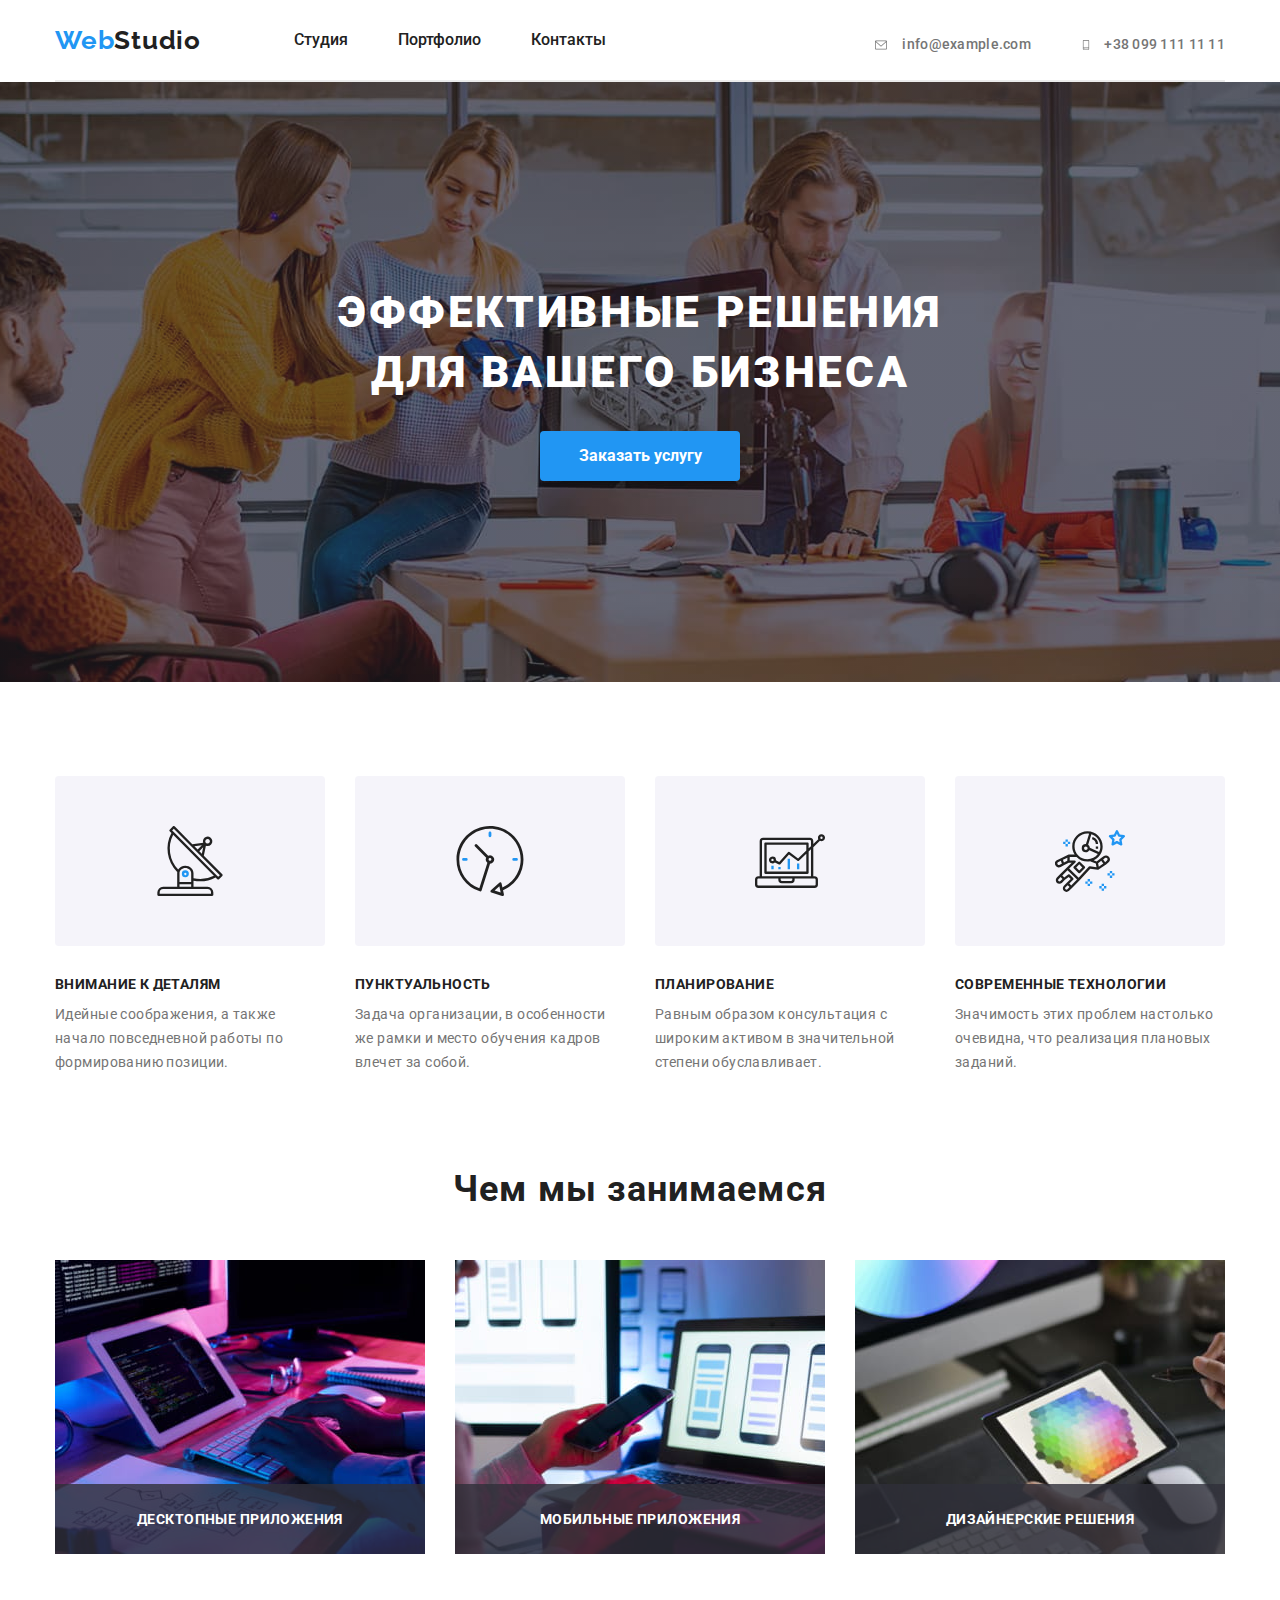
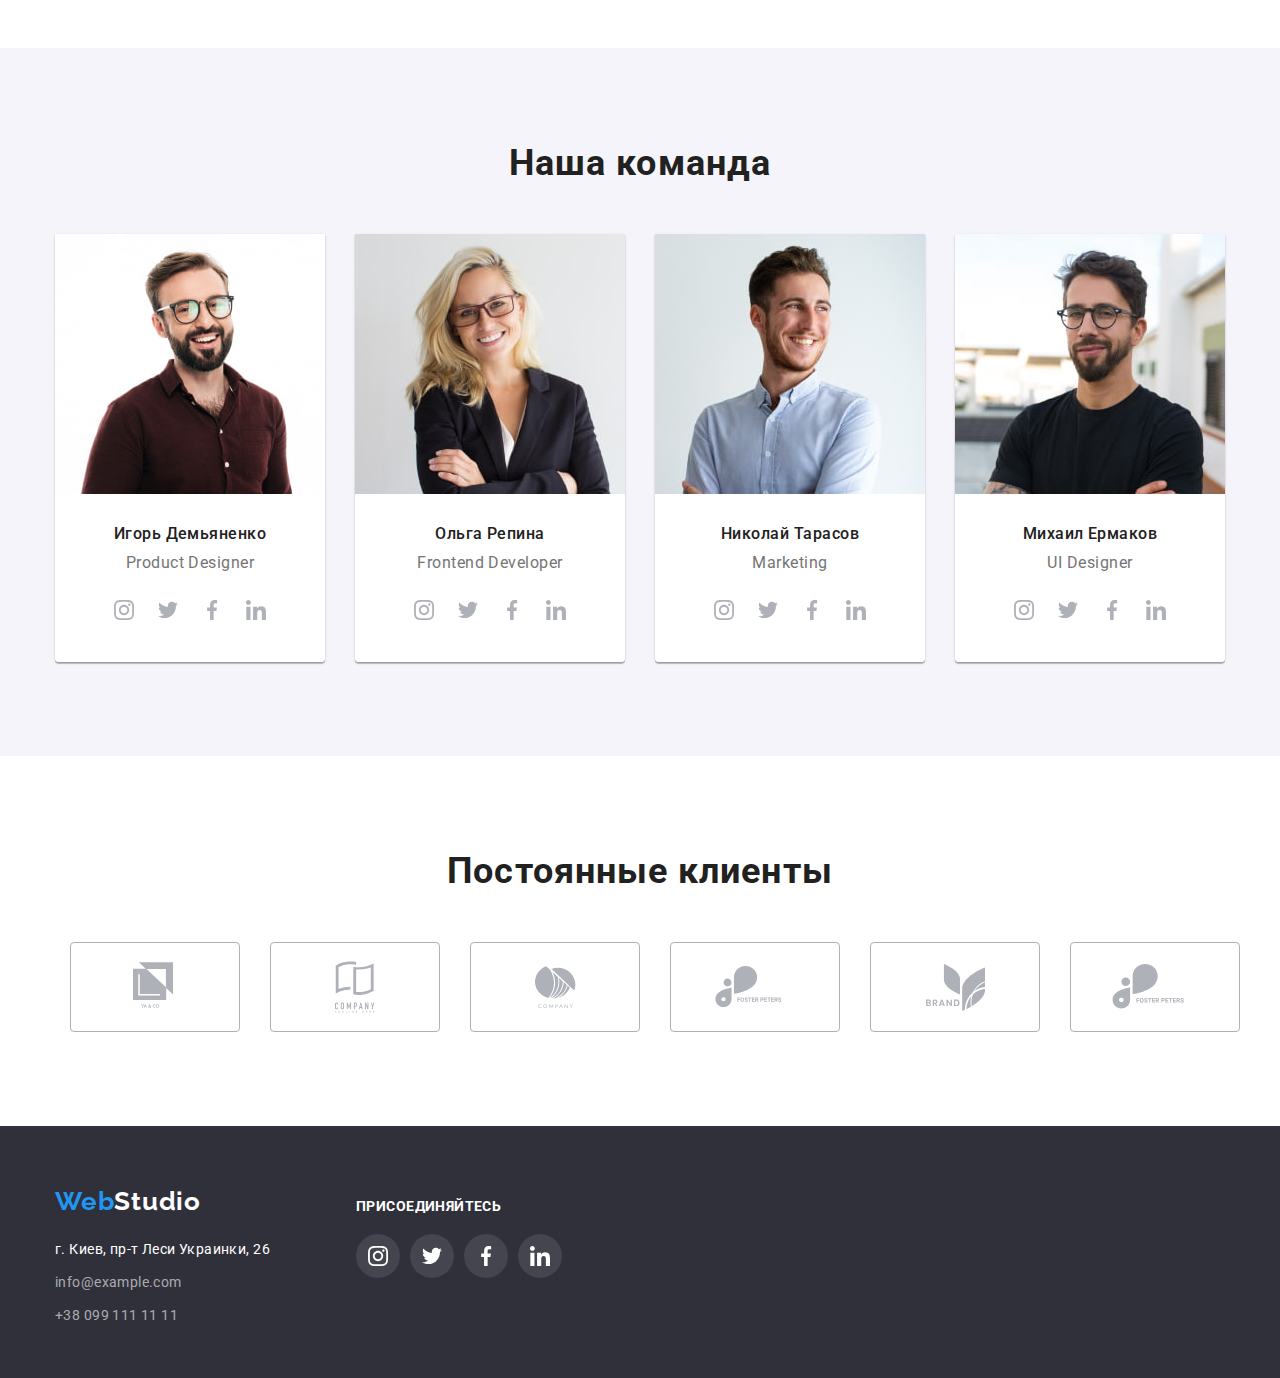
<file: index.html>
<!DOCTYPE html>
<html lang="ru">
<head>
    <meta charset="UTF-8">
    <meta name="viewport" content="width=device-width, initial-scale=1.0">
    <title>WebStudio</title>
    <link href="https://fonts.googleapis.com/css2?family=Raleway:wght@600&display=swap" rel="stylesheet">
    <link href="https://fonts.googleapis.com/css2?family=Roboto:wght@400;700&display=swap" rel="stylesheet">
    <link rel="stylesheet" href="./css/styles.css">
    <link rel="stylesheet" href="./css/normalize.css">
</head>
<body>
    <div class="container">    
        <header class="flexbox">
            <nav class="nav flexbox">
                <a href="/" class="logo link">
                    <span class="logo-web">Web</span>Studio
                </a>
        
                <ul class="list"> 
                    <li class="item"> <a href="" class="link-nav link">Студия</a></li>
                    <li class="item"> <a href="./portfolio.html" class="link-nav link">Портфолио</a></li>
                    <li class="item"> <a href="" class="link-nav link">Контакты</a></li>
                </ul>
            </nav>
        <ul class="list mail-tel">
            <li class="item">
                <a href="mailto:info@example.com" class="email link header">
                    <svg class="header-icon email" width="16px" height="12px">
                        <use href="./icons/symbol-defs.svg#icon-envelope"></use>
                    </svg>
                    info@example.com</a>
            </li>
            <li class="item">
                <a href="tel:+380991111111" class="link header">
                    <svg class="header-icon" width="10px" height="16px">
                        <use href="./icons/symbol-defs.svg#icon-smartphone"></use>
                    </svg>
                    +38 099 111 11 11</a>
            </li>
        </ul>
        </header>
        <hr>
    </div>
<main>
    <div class="container hero">
        <section class="hero">
            <h1 class="main-title">Эффективные решения <br> для вашего бизнеса</h1>
            <button type="button" data-modal-open>Заказать услугу</button>
        </section>
    </div>
    
    <section class="advantages">
            <div class="container">
                <ul class="list">
                    <li class="list advantages antenna">
                        <h3 class="main-title-3">Внимание к деталям</h3>
                        <p class="main-text-3">Идейные соображения, а также начало повседневной работы по формированию позиции.</p>
                    </li>
                    <li class="list advantages clock">
                        <h3 class="main-title-3">Пунктуальность</h3>
                        <p class="main-text-3">Задача организации, в особенности же рамки и место обучения кадров влечет за собой.</p>
                    </li>
                    <li class="list advantages diagram">
                        <h3 class="main-title-3">Планирование</h3>
                        <p class="main-text-3">Равным образом консультация с широким активом в значительной степени обуславливает.</p>
                    </li>
                    <li class="list advantages astronaut">
                        <h3 class="main-title-3">Современные технологии</h3>
                        <p class="main-text-3">Значимость этих проблем настолько очевидна, что реализация плановых заданий.</p>
                    </li>
                </ul>
            </div>
    </section>
    
<section class="services">
        <div class="container">
            <h2 class="main-title-2">Чем мы занимаемся</h2>
        <ul class="list services">
            <li class="foto-items">
                <div class="foto-thumb">
                    <img class="foto-services"
                src="./images/1.jpg" alt="Компьютер" width="370">
                <div class="name-foto">
                    <p class="foto-name">Десктопные приложения</p>
                </div>
                </div>                
            </li>
            <li class="foto-items">
                <div class="foto-thumb">
                    <img class="foto-services"
                    src="./images/2.jpg" alt="Смартфон" width="370">
                <div class="name-foto">
                    <p class="foto-name">Мобильные приложения</p>
                </div>
                </div>                
            </li>
            <li class="foto-items">
                <div class="foto-thumb">
                    <img class="foto-services"
                src="./images/3.jpg" alt="Спектор цветов на планшете" width="370">
                <div class="name-foto">
                    <p class="foto-name">Дизайнерские решения</p>
                </div>
                </div>                
            </li>            
        </ul>
        </div>
</section>
    
<section class="team">
        <div class="container">
            <h2 class="main-title-2">Наша команда</h2>
        <ul class="list">
            <li class="list-team">
                <img class="foto-team" src="./images/igor.jpg" alt="Игорь" width="270">
                <div class="team-text">
                    <p class="text-name">Игорь Демьяненко</p>
                    <p class="text-profession">Product Designer</p>
                    <ul class="social-nav-team">
                        <li class="social-item-team">
                            <a href="" class="social-link-team">
                                <svg class="social-icon-team" width="20px" height="20px">
                                    <use href="./icons/symbol-defs.svg#icon-instagram"></use>
                                </svg>
                            </a>             
                        </li>
                        <li class="social-link-team">
                            <a href="" class="social-link-team">
                                <svg class="social-icon-team" width="20px" height="20px">
                                    <use href="./icons/symbol-defs.svg#icon-twitter"></use>
                                </svg>
                            </a>             
                        </li>
                        <li class="social-link-team">
                            <a href="" class="social-link-team">
                                <svg class="social-icon-team" width="20px" height="20px">
                                    <use href="./icons/symbol-defs.svg#icon-facebook"></use>
                                </svg>
                            </a>             
                        </li>
                        <li class="social-link-team">
                            <a href="" class="social-link-team">
                                <svg class="social-icon-team" width="20px" height="20px">
                                    <use href="./icons/symbol-defs.svg#icon-linkedin"></use>
                                </svg>
                            </a>             
                        </li>
                    </ul>                
                </div>                
            </li>
            <li class="list-team">
                 <img class="foto-team" src="./images/olga.jpg" alt="Ольга" width="270">
                <div class="team-text">
                    <p class="text-name">Ольга Репина</p>
                    <p class="text-profession">Frontend Developer</p>
                    <ul class="social-nav-team">
                        <li class="social-item-team">
                            <a href="" class="social-link-team">
                                <svg class="social-icon-team" width="20px" height="20px">
                                    <use href="./icons/symbol-defs.svg#icon-instagram"></use>
                                </svg>
                            </a>             
                        </li>
                        <li class="social-link-team">
                            <a href="" class="social-link-team">
                                <svg class="social-icon-team" width="20px" height="20px">
                                    <use href="./icons/symbol-defs.svg#icon-twitter"></use>
                                </svg>
                            </a>             
                        </li>
                        <li class="social-link-team">
                            <a href="" class="social-link-team">
                                <svg class="social-icon-team" width="20px" height="20px">
                                    <use href="./icons/symbol-defs.svg#icon-facebook"></use>
                                </svg>
                            </a>             
                        </li>
                        <li class="social-link-team">
                            <a href="" class="social-link-team">
                                <svg class="social-icon-team" width="20px" height="20px">
                                    <use href="./icons/symbol-defs.svg#icon-linkedin"></use>
                                </svg>
                            </a>             
                        </li>
                    </ul>                        
                </div> 
            </li>
            <li class="list-team">
                <img class="foto-team" src="./images/nik.jpg" alt="Николай" width="270">
                <div class="team-text">
                    <p class="text-name">Николай Тарасов</p>
                    <p class="text-profession">Marketing</p>
                    <ul class="social-nav-team">
                        <li class="social-item-team">
                            <a href="" class="social-link-team">
                                <svg class="social-icon-team" width="20px" height="20px">
                                    <use href="./icons/symbol-defs.svg#icon-instagram"></use>
                                </svg>
                            </a>             
                        </li>
                        <li class="social-link-team">
                            <a href="" class="social-link-team">
                                <svg class="social-icon-team" width="20px" height="20px">
                                    <use href="./icons/symbol-defs.svg#icon-twitter"></use>
                                </svg>
                            </a>             
                        </li>
                        <li class="social-link-team">
                            <a href="" class="social-link-team">
                                <svg class="social-icon-team" width="20px" height="20px">
                                    <use href="./icons/symbol-defs.svg#icon-facebook"></use>
                                </svg>
                            </a>             
                        </li>
                        <li class="social-link-team">
                            <a href="" class="social-link-team">
                                <svg class="social-icon-team" width="20px" height="20px">
                                    <use href="./icons/symbol-defs.svg#icon-linkedin"></use>
                                </svg>
                            </a>             
                        </li>
                    </ul>                       
                </div>
            </li>
            <li class="list-team">
                <img class="foto-team" src="./images/mihail.jpg" alt="Михаил" width="270">
                <div class="team-text">
                    <p class="text-name">Михаил Ермаков</p>
                    <p class="text-profession">UI Designer</p>
                    <ul class="social-nav-team">
                        <li class="social-item-team">
                            <a href="" class="social-link-team">
                                <svg class="social-icon-team" width="20px" height="20px">
                                    <use href="./icons/symbol-defs.svg#icon-instagram"></use>
                                </svg>
                            </a>             
                        </li>
                        <li class="social-link-team">
                            <a href="" class="social-link-team">
                                <svg class="social-icon-team" width="20px" height="20px">
                                    <use href="./icons/symbol-defs.svg#icon-twitter"></use>
                                </svg>
                            </a>             
                        </li>
                        <li class="social-link-team">
                            <a href="" class="social-link-team">
                                <svg class="social-icon-team" width="20px" height="20px">
                                    <use href="./icons/symbol-defs.svg#icon-facebook"></use>
                                </svg>
                            </a>             
                        </li>
                        <li class="social-link-team">
                            <a href="" class="social-link-team">
                                <svg class="social-icon-team" width="20px" height="20px">
                                    <use href="./icons/symbol-defs.svg#icon-linkedin"></use>
                                </svg>
                            </a>             
                        </li>
                    </ul>                           
                </div>         
            </li>
        </ul>
        </div>
</section>

<section class="clients">
    <div class="container">
        <h2 class="clients-title">Постоянные клиенты</h2>
        <ul class="list-clients">
            <li class="clients-box">
                <a href="" class="logo-clients">
                    <svg class="clients-logo" width="44.27px" height="49.23px">
                        <use href="./icons/symbol-defs.svg#icon-logo-1"></use>
                    </svg>
                </a>
            </li>
            <li class="clients-box">
                <a href="" class="logo-clients">
                    <svg class="clients-logo" width="40px" height="52px">
                        <use href="./icons/symbol-defs.svg#icon-logo-2"></use>
                    </svg>
                </a>
            </li>
            <li class="clients-box">
                <a href="" class="logo-clients">
                    <svg class="clients-logo" width="41px" height="42.6px">
                        <use href="./icons/symbol-defs.svg#icon-logo-3"></use>
                    </svg>
                </a>
            </li>
            <li class="clients-box">
                <a href="" class="logo-clients">
                    <svg class="clients-logo" width="79.66px" height="42.02px">
                        <use href="./icons/symbol-defs.svg#icon-logo-4"></use>
                    </svg>
                </a>
            </li>
            <li class="clients-box">
                <a href="" class="logo-clients">
                    <svg class="clients-logo" width="59px" height="47px">
                        <use href="./icons/symbol-defs.svg#icon-logo-5"></use>
                    </svg>
                </a>
            </li>
            <li class="clients-box">
                <a href="" class="logo-clients">
                    <svg class="clients-logo" width="88.48px" height="45.44px">
                        <use href="./icons/symbol-defs.svg#icon-logo-4"></use>
                    </svg>
                </a>
            </li>
        </ul>

    </div>
</section>
    
</main>
<footer class="page-footer">
    <div class="container footer-page">
        <div class="footer-address">
            <a href="/" class="logo link footer">
                <span class="logo-web">Web</span><span class="logo-footer">Studio</span>
            </a>
            <address class="post">
                г. Киев, пр-т Леси Украинки, 26
            </address>
        
            <address class="mail-tel footer">
                <a href="mailto:info@example.com" class="email link footer">info@example.com</a><br>
                <a href="tel:+380991111111" class="link footer">+38 099 111 11 11</a>
            </address>
        </div>
    
    <div class="social-footer">
        <h3 class="social-title">присоединяйтесь</h3>
        <ul class="social-nav-footer">
            <li class="social-item">
                <a href="" class="social-link">
                    <svg class="footer-icon" width="20px" height="20px">
                        <use href="./icons/symbol-defs.svg#icon-instagram"></use>
                    </svg>
                </a>             
            </li>
            <li class="social-item">
                <a href="" class="social-link">
                    <svg class="footer-icon" width="20px" height="20px">
                        <use href="./icons/symbol-defs.svg#icon-twitter"></use>
                    </svg>
                </a>             
            </li>
            <li class="social-item">
                <a href="" class="social-link">
                    <svg class="footer-icon" width="20px" height="20px">
                        <use href="./icons/symbol-defs.svg#icon-facebook"></use>
                    </svg>
                </a>             
            </li>
            <li class="social-item">
                <a href="" class="social-link">
                    <svg class="footer-icon" width="20px" height="20px">
                        <use href="./icons/symbol-defs.svg#icon-linkedin"></use>
                    </svg>
                </a>             
            </li>
        </ul>
    </div>
</div>
</footer>
<div class="backdrop is-hidden" data-modal>
    <div class="modal">
        <button class="button-close" data-modal-close>
            <svg class="close-icon">
                <use href="./icons/symbol-defs.svg#icon-Vector"></use>
            </svg> 
        </button>     
    </div>
</div>
<script src="./js/modal.js"></script>
</body>
</html>
</file>
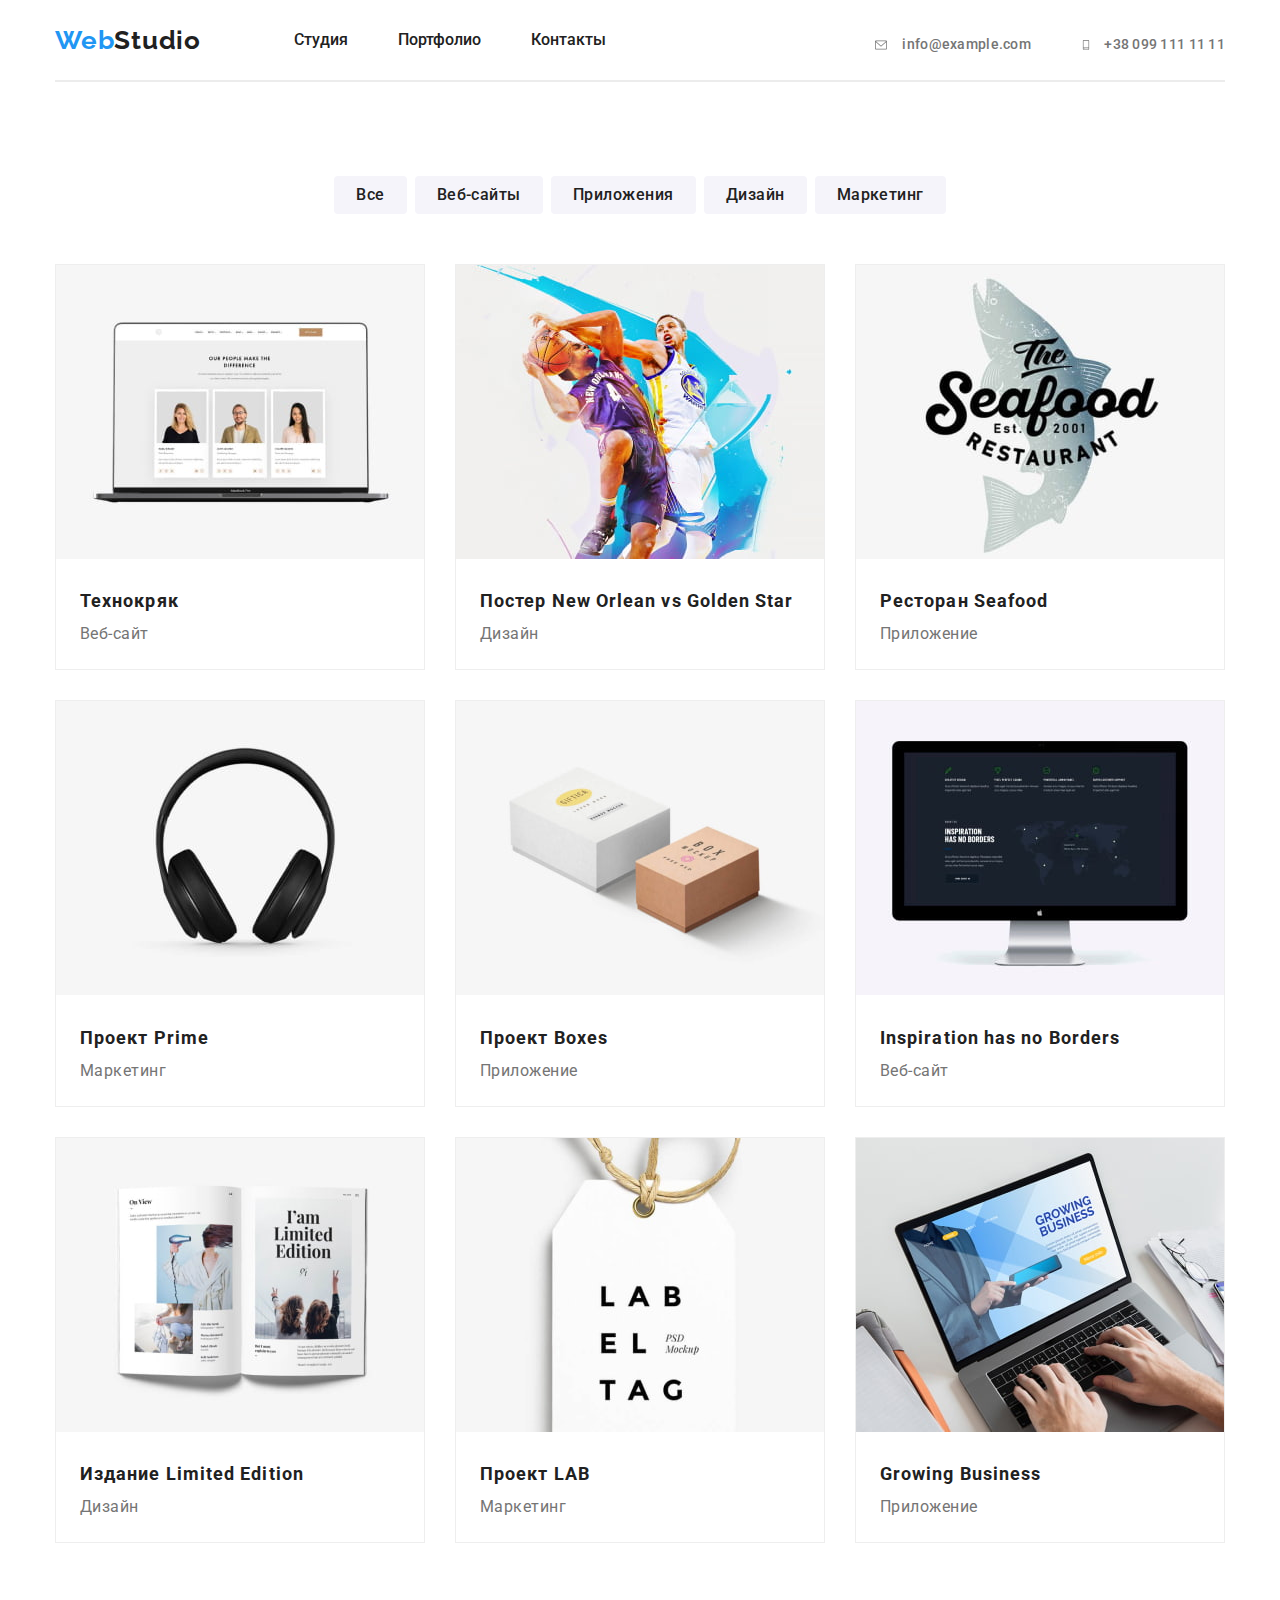
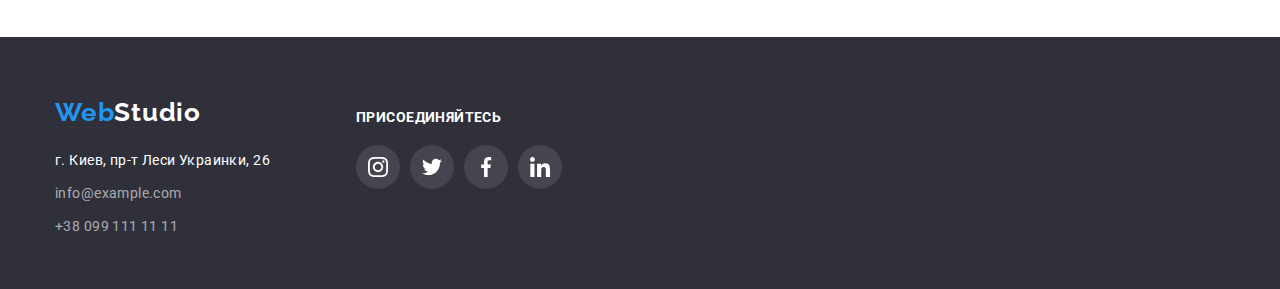
<file: portfolio.html>
<!DOCTYPE html>
<html lang="ru">
<head>
    <meta charset="UTF-8">
    <meta name="viewport" content="width=device-width, initial-scale=1.0">
    <title>WebStudio</title>
    <link href="https://fonts.googleapis.com/css2?family=Raleway:wght@600&display=swap" rel="stylesheet">
    <link href="https://fonts.googleapis.com/css2?family=Roboto:wght@400;700&display=swap" rel="stylesheet">
    <link rel="stylesheet" href="./css/styles.css">
    <link rel="stylesheet" href="./css/normalize.css">
</head>
<body>
    <!-- site header -->
    <div class="container">    
        <header class="flexbox">
            <nav class="nav flexbox">
                <a href="/" class="logo link">
                    <span class="logo-web">Web</span>Studio
                </a>
        
                <ul class="list"> 
                    <li class="item"> <a href="./index.html" class="link-nav link">Студия</a></li>
                    <li class="item"> <a href="./portfolio.html" class="link-nav link">Портфолио</a></li>
                    <li class="item"> <a href="" class="link-nav link">Контакты</a></li>
                </ul>
            </nav>
            <ul class="list mail-tel">
                <li class="item">
                    <a href="mailto:info@example.com" class="email link header">
                        <svg class="header-icon email" width="16px" height="12px">
                            <use href="./icons/symbol-defs.svg#icon-envelope"></use>
                        </svg>
                        info@example.com</a>
                </li>
                <li class="item">
                    <a href="tel:+380991111111" class="link header">
                        <svg class="header-icon" width="10px" height="16px">
                            <use href="./icons/symbol-defs.svg#icon-smartphone"></use>
                        </svg>
                        +38 099 111 11 11</a>
                </li>
            </ul>
        </header>
        <hr>
    </div>
<main>
    <!-- filter -->
    <section class="filter">
        <div class="container">
            <!-- <h1 class="title-portfolio">Портфолио</h1> -->
            <ul class="list filter">
                <li class="portfolio-filter"><a href="">Все</a></li>
                <li class="portfolio-filter"><a href="">Веб-сайты</a></li>
                <li class="portfolio-filter"><a href="">Приложения</a></li>
                <li class="portfolio-filter"><a href="">Дизайн</a></li>
                <li class="portfolio-filter"><a href="">Маркетинг</a></li>
            </ul>
        </div>
    </section>
    <!-- portfolio -->
    <section class="portfolio">
        <div class="container">
            <ul class="list portfolio">
                <li class="portfolio-list">
                    <div class="foto-thumb">
                        <img class="portfolio-foto" src="./images/tehnokriak.jpg" alt="Ноутбук" width="370" height="294">
                        <div class="text-pf">
                            <p class="text-portfolio">Технокряк это современная площадка распространения коронавируса. Компании используют эту платформу для цифрового шпионажа и атак на защищённые сервера конкурентов.</p>
                        </div>
                    </div>                    
                    <div class="p-txt">
                        <h2 class="portfolio-name">Технокряк</h2>
                        <p class="portfolio-text">Веб-сайт</p> 
                    </div>           
                </li>
                <li class="portfolio-list">
                    <div class="foto-thumb">
                         <img class="portfolio-foto" src="./images/poster.jpg" alt="Баскетбол" width="370" height="294">
                         <div class="text-pf">
                             <p class="text-portfolio">Технокряк это современная площадка распространения коронавируса. Компании используют эту платформу для цифрового шпионажа и атак на защищённые сервера конкурентов.</p>
                         </div>
                    </div>
                    <div class="p-txt">
                        <h2 class="portfolio-name">Постер New Orlean vs Golden Star</h2>
                        <p class="portfolio-text">Дизайн</p> 
                    </div>                                                  
                </li>
                <li class="portfolio-list">
                    <div class="foto-thumb">
                        <img class="portfolio-foto" src="./images/seafood.jpg" alt="Логотип ресторана" width="370" height="294">
                        <div class="text-pf">
                            <p class="text-portfolio">Технокряк это современная площадка распространения коронавируса. Компании используют эту платформу для цифрового шпионажа и атак на защищённые сервера конкурентов.</p>
                        </div>
                    </div>                    
                    <div class="p-txt">
                        <h2 class="portfolio-name">Ресторан Seafood</h2>
                        <p class="portfolio-text">Приложение</p>
                    </div>                    
                </li>
                <li class="portfolio-list">
                    <div class="foto-thumb">
                        <img class="portfolio-foto" src="./images/prime.jpg" alt="Наушники" width="370" height="294">
                        <div class="text-pf">
                            <p class="text-portfolio">Технокряк это современная площадка распространения коронавируса. Компании используют эту платформу для цифрового шпионажа и атак на защищённые сервера конкурентов.</p>
                        </div>
                    </div>                    
                    <div class="p-txt">
                        <h2 class="portfolio-name">Проект Prime</h2>
                        <p class="portfolio-text">Маркетинг</p>
                    </div>         
                </li>
                <li class="portfolio-list">
                    <div class="foto-thumb">
                        <img class="portfolio-foto" src="./images/boxes.jpg" alt="Коробки" width="370" height="294">
                        <div class="text-pf">
                            <p class="text-portfolio">Технокряк это современная площадка распространения коронавируса. Компании используют эту платформу для цифрового шпионажа и атак на защищённые сервера конкурентов.</p>
                        </div>
                    </div>                    
                    <div class="p-txt">
                        <h2 class="portfolio-name">Проект Boxes</h2>
                        <p class="portfolio-text">Приложение</p>  
                    </div>                                  
                </li>
                <li class="portfolio-list">
                    <div class="foto-thumb">
                        <img class="portfolio-foto" src="./images/inspiration.jpg" alt="Монитор" width="370" height="294">
                        <div class="text-pf">
                            <p class="text-portfolio">Технокряк это современная площадка распространения коронавируса. Компании используют эту платформу для цифрового шпионажа и атак на защищённые сервера конкурентов.</p>
                        </div>
                    </div>                    
                    <div class="p-txt">
                        <h2 class="portfolio-name">Inspiration has no Borders</h2>
                        <p class="portfolio-text">Веб-сайт</p>
                    </div>                                    
                </li>
                <li class="portfolio-list">
                    <div class="foto-thumb">
                        <img class="portfolio-foto" src="./images/limited-edition.jpg" alt="Журнал" width="370" height="294">
                        <div class="text-pf">
                            <p class="text-portfolio">Технокряк это современная площадка распространения коронавируса. Компании используют эту платформу для цифрового шпионажа и атак на защищённые сервера конкурентов.</p>
                        </div>
                    </div>                    
                    <div class="p-txt">
                        <h2 class="portfolio-name">Издание Limited Edition</h2>
                        <p class="portfolio-text">Дизайн</p> 
                    </div>                                   
                </li>
                <li class="portfolio-list">
                    <div class="foto-thumb">
                        <img class="portfolio-foto" src="./images/lab.jpg" alt="Лейба" width="370" height="294">
                        <div class="text-pf">
                            <p class="text-portfolio">Технокряк это современная площадка распространения коронавируса. Компании используют эту платформу для цифрового шпионажа и атак на защищённые сервера конкурентов.</p>
                        </div>
                    </div>                    
                    <div class="p-txt">
                        <h2 class="portfolio-name">Проект LAB</h2>
                        <p class="portfolio-text">Маркетинг</p> 
                    </div>                       
                </li>
                <li class="portfolio-list">
                    <div class="foto-thumb">
                        <img class="portfolio-foto" src="./images/growing-business.jpg" alt="" width="370" height="294">
                        <div class="text-pf">
                            <p class="text-portfolio">Технокряк это современная площадка распространения коронавируса. Компании используют эту платформу для цифрового шпионажа и атак на защищённые сервера конкурентов.</p>
                        </div>
                    </div>
                    <div class="p-txt">
                        <h2 class="portfolio-name">Growing Business</h2>
                        <p class="portfolio-text">Приложение</p>
                    </div>                    
                </li>            
            </ul>
        </div>
    </section>
</main>
<footer class="page-footer">
    <div class="container footer-page">
        <div class="footer-address">
            <a href="/" class="logo link footer">
                <span class="logo-web">Web</span><span class="logo-footer">Studio</span>
            </a>
            <address class="post">
                г. Киев, пр-т Леси Украинки, 26
            </address>
        
            <address class="mail-tel footer">
                <a href="mailto:info@example.com" class="email link footer">info@example.com</a><br>
                <a href="tel:+380991111111" class="link footer">+38 099 111 11 11</a>
            </address>
        </div>
    
    <div class="social-footer">
        <h3 class="social-title">присоединяйтесь</h3>
        <ul class="social-nav-footer">
            <li class="social-item">
                <a href="" class="social-link">
                    <svg class="footer-icon" width="20px" height="20px">
                        <use href="./icons/symbol-defs.svg#icon-instagram"></use>
                    </svg>
                </a>             
            </li>
            <li class="social-item">
                <a href="" class="social-link">
                    <svg class="footer-icon" width="20px" height="20px">
                        <use href="./icons/symbol-defs.svg#icon-twitter"></use>
                    </svg>
                </a>             
            </li>
            <li class="social-item">
                <a href="" class="social-link">
                    <svg class="footer-icon" width="20px" height="20px">
                        <use href="./icons/symbol-defs.svg#icon-facebook"></use>
                    </svg>
                </a>             
            </li>
            <li class="social-item">
                <a href="" class="social-link">
                    <svg class="footer-icon" width="20px" height="20px">
                        <use href="./icons/symbol-defs.svg#icon-linkedin"></use>
                    </svg>
                </a>             
            </li>
        </ul>
    </div>
</footer>
</body>
</html>
</file>
<file: css/styles.css>
html {
    box-sizing: border-box;
}

*,
*::before,
*::after {
    box-sizing: inherit;
}

:root {
    --color-black: #212121;
    --color-blue: #2196F3;
    --color-white: #ffffff;
    --color-grey: #757575;
    --color-dark-grey: #2F303A;
    --color-light-grey: rgba(255, 255, 255, 0.6);
    --color-grey-buttom: #F5F4FA;
}

body {
    margin: 0px;
    font-family: 'Roboto', sans-serif;
    font-style: normal;
    color: var(--color-black);
    font-weight: 500;
}

li {
    list-style-type: none;
}

button {
    font-weight: bold;
    font-size: 16px;
    line-height: 30px;
    text-decoration: none;
    text-align: center;
    color: var(--color-white);
    background-color: var(--color-blue);
    border-radius: 4px;
    border: none;
    box-shadow: 0px 4px 4px rgba(0, 0, 0, 0.15);
    padding: 10px 32px;
    min-width: 200px;
    height: 50px;
}

a {
    text-decoration: none;
    color: var(--color-black);
}

.container {
    width: 1200px;
    padding-right: 15px;
    padding-left: 15px;
    margin-right: auto;
    margin-left: auto;
}

.flexbox {
    display: flex;
    align-items: center;
    height: 80px;
}

hr {
    border: 1px solid #ECECEC;
    margin-top: 0;
    margin-bottom: 0;
}


.nav.flexbox {
    display: flex;
}

.logo {
    font-family: 'Raleway', sans-serif;
    margin-right: 93px;
}

.list.mail-tel {
    margin-left: auto;
}

.logo-web {
    color: var(--color-blue);
    font-style: normal;
    font-weight: bold;
    font-size: 26px;
    line-height: 31px;
    letter-spacing: 0.03em;
}

.logo.link {
    font-style: normal;
    font-weight: bold;
    font-size: 26px;
    line-height: 31px;
    letter-spacing: 0.03em;
}

.logo-footer {
    color: var(--color-white)
}

.link-nav:hover,
.link-nav:focus,
.link-nav:active {
    color: var(--color-blue);
}

.link-nav.link:hover::after,
.link-nav.link:focus::after,
.link-nav.link:active::after {
    content: "";
    position: absolute;
    width: 100%;
    height: 4px;
    background-color: #2196F3;
    border-radius: 2px;
    display: block;
    bottom: 0;    
}

.link-nav.link,
.link.header {
    position: relative;
    display: block;
    padding-top: 32px;
    padding-bottom: 32px;
    transition: color 250ms cubic-bezier(0.4, 0, 0.2, 1);    
}

.link.header {
    font-family: Roboto;
    font-style: normal;
    font-weight: 500;
    font-size: 14px;
    line-height: 16px;
    letter-spacing: 0.02em;
    color: #757575;
    transition: color 250ms cubic-bezier(0.4, 0, 0.2, 1);
}

.email.link.header:hover,
.email.link.header:focus {
    color: var(--color-blue);
    fill: var(--color-blue);
}

.header-icon {
    fill: #757575;
    vertical-align: middle;
    margin-right: 10px;
    transition: color 250ms cubic-bezier(0.4, 0, 0.2, 1);
}

.header-icon.email:hover,
.header-icon.email:focus {
    fill: var(--color-blue);
    color: var(--color-blue);
}

.email-icon:hover,
.email-icon:focus {
    fill: var(--color-blue);
}
    

.list {
    display: flex;
    padding: 0;
    margin: 0;
}

.list .item:not(:last-child) {
    margin-right: 50px;
}

.list .filter {
    align-items: center;
}

.list .portfolio {
    flex-wrap: wrap
}

.main-title {
    margin-top: 0;
    margin-bottom: 30;
    font-weight: 900;
    font-size: 44px;
    line-height: 60px;
    letter-spacing: 0.06em;
    text-transform: uppercase;
    color: var(--color-white);
}

.container.hero {
    text-align: center;
    width: 100%;
    height: 600px;
    margin-bottom: 94px;
    padding-top: 200px;
    padding-bottom: 200px;
    background-image: linear-gradient(rgba(47, 48, 58, 0.4),rgba(47, 48, 58, 0.4)), url(../images/banner.jpg);
    background-position: center;
    background-size: cover;
    background-repeat: no-repeat;
    background-color: #2F303A;
}

.list.advantages {
    display: inline-block;
    width: 270px;
    margin-bottom: 94px;
}

.list.advantages:not(:last-child) {
    margin-right: 30px;
}

.main-title-3 {
    font-weight: bold;
    font-size: 14px;
    line-height: 16px;
    letter-spacing: 0.03em;
    text-transform: uppercase;
    margin-top: 0;
    margin-block-end: 10px;
}

.list.advantages::before {
    content: "";
    width: 100%;
    height: 170px;
    background-color: #F5F4FA;
    border-radius: 4px;
    background-repeat: no-repeat;
    background-position: center;
    display: block;
    margin-bottom: 30px;
    background-size: 70px;
}

.list.advantages.antenna::before {
    background-image: url(../icons/antenna.svg);
}

.list.advantages.clock::before {
    background-image: url(../icons/clock.svg);
}

.list.advantages.diagram::before {
    background-image: url(../icons/diagram.svg);
}

.list.advantages.astronaut::before {
    background-image: url(../icons/astronaut.svg);
}


.main-text-3 {
    font-weight: normal;
    font-size: 14px;
    line-height: 24px;
    letter-spacing: 0.03em;
    color: var(--color-grey);
    margin-top: 0;
    margin-bottom: 0;
}

.services {
    margin-bottom: 94px;
}

.foto-services {
    display: block;
}

.foto-items:not(:last-child) {
    margin-right: 30px;
}

.foto-thumb {
    position: relative;
    overflow: hidden;
}

.name-foto {
    position: absolute;
    bottom: 0;
    width: 100%;
    height: 70px;
    background: rgba(47, 48, 58, 0.8);
}

.foto-name {
    font-style: normal;
    font-weight: bold;
    font-size: 14px;
    line-height: 16px;
    text-align: center;
    letter-spacing: 0.03em;
    text-transform: uppercase;
    color: var(--color-white);
    /* position: absolute; */
    margin: 0;
    padding-top: 27px;
    padding-bottom: 27px;

}

.main-title-2 {
    font-weight: bold;
    font-size: 36px;
    line-height: 42px;
    text-align: center;
    letter-spacing: 0.03em;
    margin-top: 0;
    margin-bottom: 50px;
}

.team {
    background-color: var(--color-grey-buttom);
    padding-top: 94px;
    padding-bottom: 94px;
}

.list-team {
    display: inline-block;
    border-bottom-right-radius: 4px;
    border-bottom-left-radius: 4px;
    box-shadow: 0px 1px 3px rgba(0, 0, 0, 0.12), 0px 1px 1px rgba(0, 0, 0, 0.14), 0px 2px 1px rgba(0, 0, 0, 0.2);
    /* margin-right: 30px; */
}

.list-team:not(:last-child) {
    margin-right: 30px;
}

.foto-team {
    display: block;
}

.text-name {
    font-weight: 500;
    font-size: 16px;
    line-height: 19px;
    text-align: center;
    letter-spacing: 0.03em;
    margin-top: 0;
    margin-bottom: 10px;
}

.team-text {
    height: 168px;
    padding-top: 30px;
    padding-bottom: 30px;
    background-color: var(--color-white);
    border-style: none;
    border-radius: 0px 0px 4px 4px;
}

.text-profession {
    font-weight: normal;
    font-size: 16px;
    line-height: 19px;
    text-align: center;
    letter-spacing: 0.03em;
    color: var(--color-grey);
    margin-top: 0;
    margin-bottom: 0;
}

.social-nav-team {
    display: flex;
    justify-content: center;
    padding-left: 0;
    margin-top: 16px;
}

.social-icon-team {
    display: flex;
    justify-content: center;
    align-items: center;
}

.social-icon-team:not(:last-child) {
    margin-right: 10px;
}

.social-link-team {
    display: flex;
    border-radius: 50%;
    width: 44px;
    height: 44px;
    justify-content: center;
    align-items: center;
    background: var(--color-white);
    transition: background-color 250ms cubic-bezier(0.4, 0, 0.2, 1);
}

.social-link-team:hover,
.social-link-team:focus {
    fill: var(--color-white);
    background: var(--color-blue);
}

.social-icon-team {
    fill: #AFB1B8;
}

.social-icon-team:hover,
.social-icon-team:focus {
    /* fill: var(--color-white); */
    /* background: var(--color-blue); */
}

.clients {
    padding-top: 94px;
    padding-bottom: 94px;
}

.clients-title {
    font-style: normal;
    font-weight: bold;
    font-size: 36px;
    line-height: 42px;
    text-align: center;
    letter-spacing: 0.03em;
    margin-bottom: 50px;
    margin-right: 0;
    margin-left: 0;
    margin-top: 0;
}

.logo-clients {
    width: 170px;
    height: 90px;
    border: 1px solid #AFB1B8;
    border-radius: 4px;
    display: flex;
    justify-content: center;
    align-items: center;
    fill: #AFB1B8;
    transition: border 250ms cubic-bezier(0.4, 0, 0.2, 1);
    transition: fill 250ms cubic-bezier(0.4, 0, 0.2, 1);
}

.logo-clients:hover {
    border: 1px solid #2196F3;
    fill: var(--color-blue);
}

.clients-box:not(:last-child) {
    margin-right: 30px;
}

.clients-box {
    flex-basis:calc((100% - 30px * 5) / 6)
}


.list-clients {
    margin: 0;
    display: flex;
    width: 1200px;
    padding-right: 15px;
    padding-left: 15px;
}

.post {
    font-weight: normal;
    font-size: 14px;
    line-height: 24px;
    letter-spacing: 0.03em;
    color: var(--color-white);
    font-style: normal;
    margin-top: 20px;
}

.mail-tel.footer {
    font-weight: normal;
    display: flex;
    margin-top: 9px;
    font-size: 14px;
    line-height: 24px;
    letter-spacing: 0.03em;
    color: var(--color-light-grey);
    flex-wrap: wrap;
    width: 231px;
}

.mail-tel {
    font-weight: normal;
    margin-top: 9px;
    font-size: 14px;
    line-height: 24px;
    letter-spacing: 0.03em;
    color: var(--color-light-grey);
}

.link.footer:not(:last-child) {
    margin-bottom: 9px;
}

.filter {
    margin-top: 94px;
    margin-bottom: 50px;
}

.list.filter {
    display: flex;
    justify-content: center;
}

.portfolio-filter > a{
    display: inline-block;
    padding-top: 6px;
    padding-bottom: 6px;
    padding-right: 22px;
    padding-left: 22px;
    font-weight: 500;
    font-size: 16px;
    line-height: 26px;
    text-align: center;
    letter-spacing: 0.03em;
    height: 38px;
    border-radius: 4px;
    padding: 6px 22px;
    background-color: var(--color-grey-buttom);
    transition: color 250ms cubic-bezier(0.4, 0, 0.2, 1);
}

.portfolio-filter:not(:last-child) {
    margin-right: 8px;
}

.portfolio-filter > a:hover,
.portfolio-filter > a:focus,
.portfolio-filter > a:active {
    background-color: var(--color-blue);
    color: var(--color-white);
    box-shadow: 0px 4px 4px rgba(0, 0, 0, 0.25);
}

.portfolio {
    margin-bottom: 94px;
}

.list.portfolio {
    display: flex;
    flex-wrap: wrap;
    margin-bottom: -30px;
    margin-right: -30px;
}

.title-portfolio {
    margin: 0;
    font-size: none;
}

.portfolio-list {
    display: inline-block;
    width: 370px;
    border: 1px solid #EEEEEE;
    margin-bottom: 30px;
    margin-right: 30px;
    flex-basis: calc((100% - 3 * 30px) / 3);
    transition: box-shadow 250ms cubic-bezier(0.4, 0, 0.2, 1);
}

.text-portfolio {
    margin: 0;
    font-style: normal;
    font-weight: normal;
    font-size: 18px;
    line-height: 28px;
    color: var(--color-white);    
}

.text-pf {
    padding: 63px 24px;
    position: absolute;
    top: 0;
    left: 0;
    display: flex;
    align-items: center;
    width: 100%;
    height: 100%;
    background-color: rgba(33, 150, 243, 0.9);
    transform: translateY(100%);
    transition: transform 250ms cubic-bezier(0.4, 0, 0.2, 1);
    opacity: 0;
}

.foto-thumb:hover .text-pf {
    transform: translateY(0);
  opacity: 1;
}

.portfolio-list:hover,
.portfolio-list:focus,
.portfolio-list:active {
    box-shadow: 0px 1px 1px rgba(0, 0, 0, 0.12), 0px 4px 4px rgba(0, 0, 0, 0.06), 1px 4px 6px rgba(0, 0, 0, 0.16);
}

.portfolio-list:nth-child(3n) {
    margin-right: 0;
}

.p-txt {
    padding: 20px 24px;
}

.portfolio-name {
    font-weight: bold;
    font-size: 18px;
    line-height: 36px;
    letter-spacing: 0.06em;
    margin-top: 0;
    margin-bottom: 0;
}

.portfolio-text {
    font-weight: normal;
    font-size: 16px;
    line-height: 30px;
    letter-spacing: 0.03em;
    color: var(--color-grey);
    margin-top: 0;
    margin-bottom:0px;
}

.link {
    text-decoration: none;
    color: var(--color-black);
    font-style: normal;
}

.footer-page {
    display: flex;
    /* height: 292px; */
}

.link.footer {
    color: var(--color-light-grey);
}

.footer-address {
    margin-right: 70px;
    padding-top: 60px;
}

.social-nav-footer {
    display: flex;
    justify-content: center;
    padding-left: 0;
    margin: 0;
}

.page-footer {
    background-color: var(--color-dark-grey);
    height: 252px;
    width: 100%;
    margin-right: auto;
    margin-left: auto;
}

.logo.link.footer {
    display: block;
    margin-right: 0px;
}

.social-footer {
    display: block;
    padding-top: 72px;
    padding-bottom: 100px;
}

.social-title {
    font-style: normal;
    font-weight: bold;
    font-size: 14px;
    line-height: 16px;
    letter-spacing: 0.03em;
    text-transform: uppercase;
    color: var(--color-white);
    margin-bottom: 20px;
    margin-top: 0;
}

.social-item {
    display: flex;
    justify-content: center;
    align-items: center;
}

.social-item:not(:last-child) {
    margin-right: 10px;
}

.social-link {
    display: flex;
    border-radius: 50%;
    width: 44px;
    height: 44px;
    justify-content: center;
    align-items: center;
    background: rgba(255, 255, 255, 0.1);
    transition: background-color 250ms cubic-bezier(0.4, 0, 0.2, 1);
}

.social-link:hover {
    background: var(--color-blue);
}

.footer-icon {
    fill: var(--color-white);
}

.backdrop {
    position: fixed;
    top: 0;
    left: 0;
    width: 100%;
    height: 100%;
    background: rgba(0, 0, 0, 0.2);
}

.backdrop.is-hidden {
    opacity: 0;
    pointer-events: none;
    visibility: hidden;
}

.modal {
    position: absolute;
    top: 50%;
    left: 50%;
    min-width: 528px;
    min-height: 581px;
    background: var(--color-white);
    box-shadow: 0px 1px 3px rgba(0, 0, 0, 0.12), 0px 1px 1px rgba(0, 0, 0, 0.14), 0px 2px 1px rgba(0, 0, 0, 0.2);
    border-radius: 4px;        
    transform: translate(-50%, -50%);
}

.button-close {
    position: absolute;
    display: flex;
    justify-content: center;
    align-items: center;
    top: 8px;
    right: 8px;
    height: 30px;
    min-width: 30px;    
    border-radius: 50%;
    background: var(--color-white);
    border: 1px solid rgba(0, 0, 0, 0.1);
    padding: 10px;
}

.close-icon {
    fill: var(--color-black);
    width: 11px;
    height: 11px;
}
</file>
